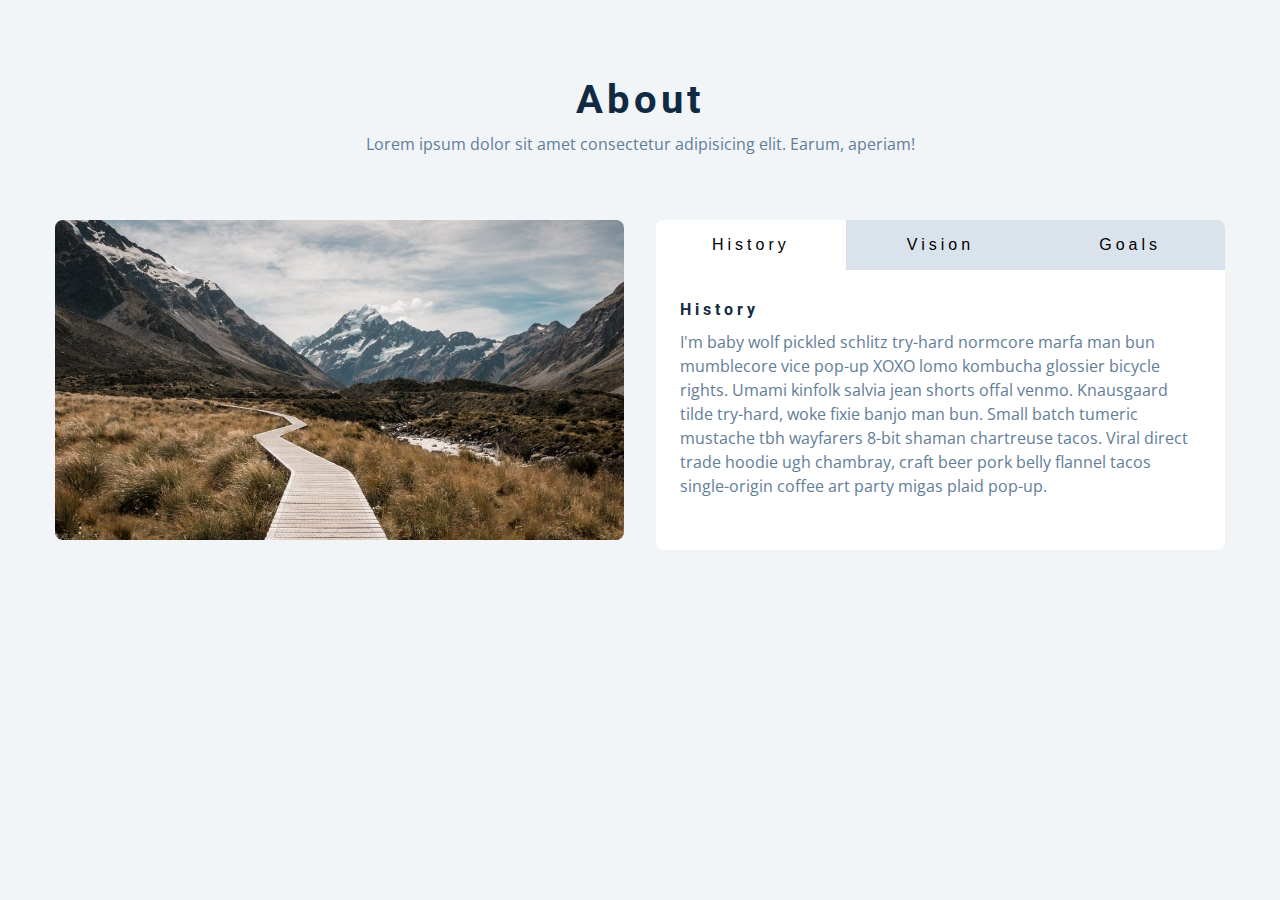
<file: about/index.html>
<!DOCTYPE html>
<html lang="en">
  <head>
    <meta charset="UTF-8" />
    <meta name="viewport" content="width=device-width, initial-scale=1.0" />
    <title>Tabs</title>

    <!-- styles -->
    <link rel="stylesheet" href="styles.css" />
  </head>
  <body>
    <section class="section">
      <div class="title">
        <h2>about</h2>
        <p>
          Lorem ipsum dolor sit amet consectetur adipisicing elit. Earum,
          aperiam!
        </p>
      </div>

      <div class="about-center section-center">
        <article class="about-img">
          <img src="./hero-bcg.jpeg" alt="" />
        </article>
        <article class="about">
          <!-- btn container -->
          <div class="btn-container">
            <button class="tab-btn active" data-id="history">history</button>
            <button class="tab-btn" data-id="vision">vision</button>
            <button class="tab-btn" data-id="goals">goals</button>
          </div>
          <div class="about-content">
            <!-- single item -->
            <div class="content active" id="history">
              <h4>history</h4>
              <p>
                I'm baby wolf pickled schlitz try-hard normcore marfa man bun
                mumblecore vice pop-up XOXO lomo kombucha glossier bicycle
                rights. Umami kinfolk salvia jean shorts offal venmo. Knausgaard
                tilde try-hard, woke fixie banjo man bun. Small batch tumeric
                mustache tbh wayfarers 8-bit shaman chartreuse tacos. Viral
                direct trade hoodie ugh chambray, craft beer pork belly flannel
                tacos single-origin coffee art party migas plaid pop-up.
              </p>
            </div>
            <!-- end of single item -->
            <!-- single item -->
            <div class="content" id="vision">
              <h4>vision</h4>
              <p>
                Man bun PBR&B keytar copper mug prism, hell of helvetica. Synth
                crucifix offal deep v hella biodiesel. Church-key listicle
                polaroid put a bird on it chillwave palo santo enamel pin,
                tattooed meggings franzen la croix cray. Retro yr aesthetic four
                loko tbh helvetica air plant, neutra palo santo tofu mumblecore.
                Hoodie bushwick pour-over jean shorts chartreuse shabby chic.
                Roof party hammock master cleanse pop-up truffaut, bicycle
                rights skateboard affogato readymade sustainable deep v
                live-edge schlitz narwhal.
              </p>
              <ul>
                <li>list item</li>
                <li>list item</li>
                <li>list item</li>
              </ul>
            </div>
            <!-- end of single item -->
            <!-- single item -->
            <div class="content" id="goals">
              <h4>goals</h4>
              <p>
                Chambray authentic truffaut, kickstarter brunch taxidermy vape
                heirloom four dollar toast raclette shoreditch church-key.
                Poutine etsy tote bag, cred fingerstache leggings cornhole
                everyday carry blog gastropub. Brunch biodiesel sartorial mlkshk
                swag, mixtape hashtag marfa readymade direct trade man braid
                cold-pressed roof party. Small batch adaptogen coloring book
                heirloom. Letterpress food truck hammock literally hell of wolf
                beard adaptogen everyday carry. Dreamcatcher pitchfork yuccie,
                banh mi salvia venmo photo booth quinoa chicharrones.
              </p>
            </div>
            <!-- end of single item -->
          </div>
        </article>
      </div>
    </section>
    <!-- javascript -->
    <script src="app.js"></script>
  </body>
</html>
</file>
<file: about/styles.css>
/*
=============== 
Fonts
===============
*/
@import url("https://fonts.googleapis.com/css?family=Open+Sans|Roboto:400,700&display=swap");

/*
=============== 
Variables
===============
*/

:root {
  /* dark shades of primary color*/
  --clr-primary-1: hsl(205, 86%, 17%);
  --clr-primary-2: hsl(205, 77%, 27%);
  --clr-primary-3: hsl(205, 72%, 37%);
  --clr-primary-4: hsl(205, 63%, 48%);
  /* primary/main color */
  --clr-primary-5: #49a6e9;
  /* lighter shades of primary color */
  --clr-primary-6: hsl(205, 89%, 70%);
  --clr-primary-7: hsl(205, 90%, 76%);
  --clr-primary-8: hsl(205, 86%, 81%);
  --clr-primary-9: hsl(205, 90%, 88%);
  --clr-primary-10: hsl(205, 100%, 96%);
  /* darkest grey - used for headings */
  --clr-grey-1: hsl(209, 61%, 16%);
  --clr-grey-2: hsl(211, 39%, 23%);
  --clr-grey-3: hsl(209, 34%, 30%);
  --clr-grey-4: hsl(209, 28%, 39%);
  /* grey used for paragraphs */
  --clr-grey-5: hsl(210, 22%, 49%);
  --clr-grey-6: hsl(209, 23%, 60%);
  --clr-grey-7: hsl(211, 27%, 70%);
  --clr-grey-8: hsl(210, 31%, 80%);
  --clr-grey-9: hsl(212, 33%, 89%);
  --clr-grey-10: hsl(210, 36%, 96%);
  --clr-white: #fff;
  --clr-red-dark: hsl(360, 67%, 44%);
  --clr-red-light: hsl(360, 71%, 66%);
  --clr-green-dark: hsl(125, 67%, 44%);
  --clr-green-light: hsl(125, 71%, 66%);
  --clr-black: #222;
  --ff-primary: "Roboto", sans-serif;
  --ff-secondary: "Open Sans", sans-serif;
  --transition: all 0.3s linear;
  --spacing: 0.25rem;
  --radius: 0.5rem;
  --light-shadow: 0 5px 15px rgba(0, 0, 0, 0.1);
  --dark-shadow: 0 5px 15px rgba(0, 0, 0, 0.2);
  --max-width: 1170px;
  --fixed-width: 620px;
}
/*
=============== 
Global Styles
===============
*/

*,
::after,
::before {
  margin: 0;
  padding: 0;
  box-sizing: border-box;
}
body {
  font-family: var(--ff-secondary);
  background: var(--clr-grey-10);
  color: var(--clr-grey-1);
  line-height: 1.5;
  font-size: 0.875rem;
}
ul {
  list-style-type: none;
}
a {
  text-decoration: none;
}
img:not(.logo) {
  width: 100%;
}
img {
  display: block;
}

h1,
h2,
h3,
h4 {
  letter-spacing: var(--spacing);
  text-transform: capitalize;
  line-height: 1.25;
  margin-bottom: 0.75rem;
  font-family: var(--ff-primary);
}
h1 {
  font-size: 3rem;
}
h2 {
  font-size: 2rem;
}
h3 {
  font-size: 1.25rem;
}
h4 {
  font-size: 0.875rem;
}
p {
  margin-bottom: 1.25rem;
  color: var(--clr-grey-5);
}
@media screen and (min-width: 800px) {
  h1 {
    font-size: 4rem;
  }
  h2 {
    font-size: 2.5rem;
  }
  h3 {
    font-size: 1.75rem;
  }
  h4 {
    font-size: 1rem;
  }
  body {
    font-size: 1rem;
  }
  h1,
  h2,
  h3,
  h4 {
    line-height: 1;
  }
}
/*  global classes */

.btn {
  text-transform: uppercase;
  background: transparent;
  color: var(--clr-black);
  padding: 0.375rem 0.75rem;
  letter-spacing: var(--spacing);
  display: inline-block;
  transition: var(--transition);
  font-size: 0.875rem;
  border: 2px solid var(--clr-black);
  cursor: pointer;
  box-shadow: 0 1px 3px rgba(0, 0, 0, 0.2);
  border-radius: var(--radius);
}
.btn:hover {
  color: var(--clr-white);
  background: var(--clr-black);
}
/* section */
.section {
  padding: 5rem 0;
}

.section-center {
  width: 90vw;
  margin: 0 auto;
  max-width: 1170px;
}
@media screen and (min-width: 992px) {
  .section-center {
    width: 95vw;
  }
}
main {
  min-height: 100vh;
  display: grid;
  place-items: center;
}
/*
=============== 
About
===============
*/
.title {
  text-align: center;
  margin-bottom: 4rem;
}
.title p {
  width: 80%;
  margin: 0 auto;
}

.about-img {
  margin-bottom: 2rem;
}
.about-img img {
  border-radius: var(--radius);
  object-fit: cover;
  height: 20rem;
}
@media screen and (min-width: 992px) {
  .about-img {
    margin-bottom: 0;
  }

  .about-center {
    display: grid;
    grid-template-columns: 1fr 1fr;
    column-gap: 2rem;
  }
}
.about {
  background: var(--clr-white);
  border-radius: var(--radius);
  display: grid;
  grid-template-rows: auto 1fr;
}
.btn-container {
  border-top-left-radius: var(--radius);
  border-top-right-radius: var(--radius);
  display: grid;
  grid-template-columns: 1fr 1fr 1fr;
}
.tab-btn:nth-child(1) {
  border-top-left-radius: var(--radius);
}
.tab-btn:nth-child(3) {
  border-top-right-radius: var(--radius);
}
.tab-btn {
  padding: 1rem 0;
  border: none;
  text-transform: capitalize;
  font-size: 1rem;
  display: block;
  background: var(--clr-grey-9);
  cursor: pointer;
  transition: var(--transition);
  letter-spacing: var(--spacing);
}
.tab-btn:hover:not(.active) {
  background: var(--clr-primary-10);
  color: var(--clr-primary-5);
}
.about-content {
  border-bottom-left-radius: var(--radius);
  border-bottom-right-radius: var(--radius);
  padding: 2rem 1.5rem;
}
/* hide content */
.content {
  display: none;
}
.tab-btn.active {
  background: var(--clr-white);
}
.content.active {
  display: block;
}
</file>
